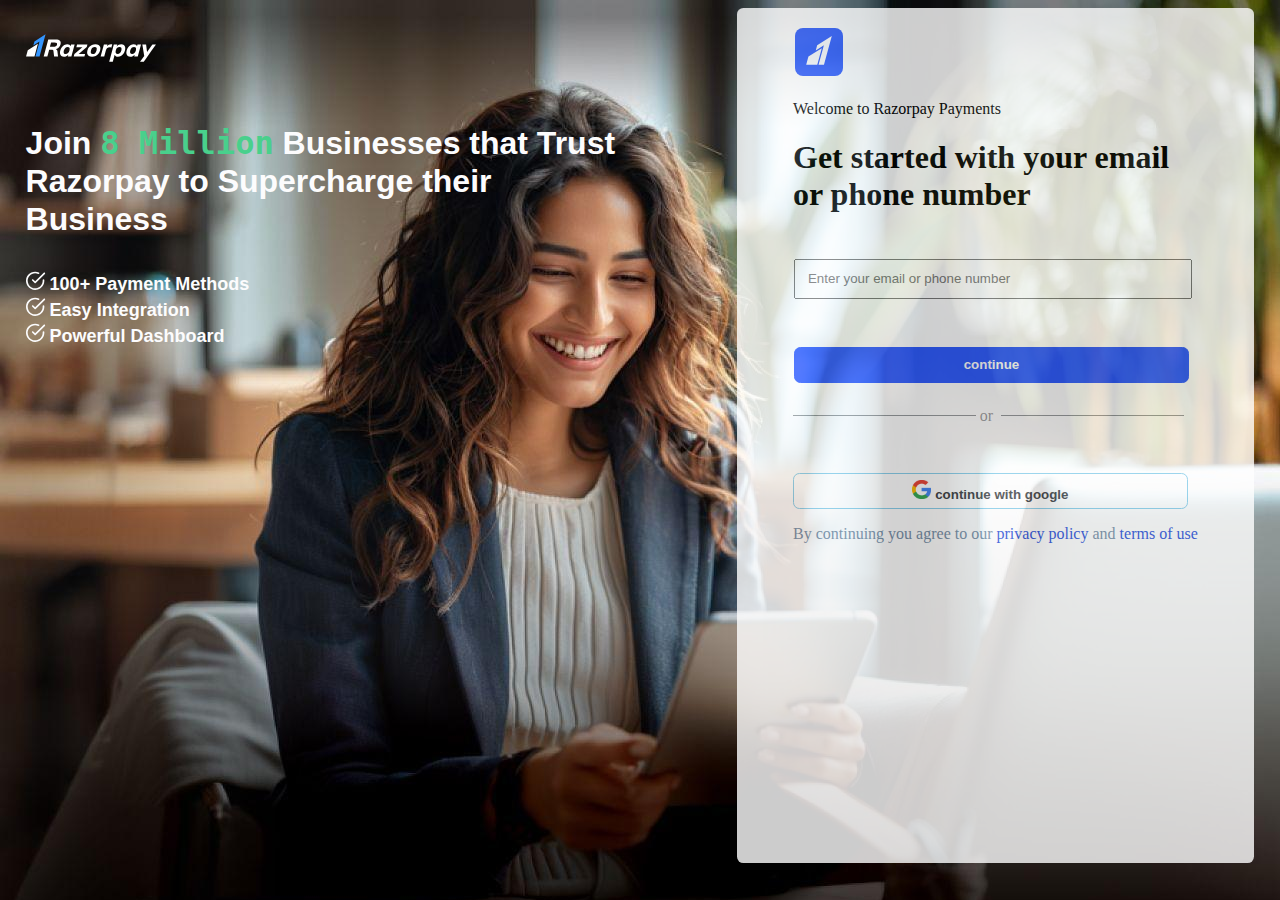
<file: sign_up.html>
<!DOCTYPE html>
<html lang="en">

<head>
    <meta charset="UTF-8">
    <meta name="viewport" content="width=device-width, initial-scale=1.0">
    <title>Document</title>
    <style>
        /* body{
            background-image: url(razorpay-bg-visual-1.3x.jpeg);
            width: 100vw;
            height: 100vh;
        } */
        .a {

            display: grid;
            grid-template-columns: repeat(2, 1fr);
            width: 96vw;
            height: 95vh;
            margin: auto;

        }

        .a1i img {
            position: fixed;
            top: 64px;
            left: 58px;
            color: #fff;
        }

        .ah6 {
            color: rgb(252, 252, 253);
            font-family: "TASA Orbiter", "TASA Orbiter Fallback Arial", Arial;
            font-size: 1.125rem;
            font-weight: 600;
            font-style: normal;
            text-decoration-line: none;
            line-height: 1.5rem;
            letter-spacing: 0px;
            margin: 0px;
            padding: 0px;
        }

        .a2 {
            opacity: 0.8;
            margin-left: 97px;
            padding: 0px 56px;
            background-color: #fff;
            border-radius: 0.4rem;
        }

        .a2l {
            margin: 2px;
            margin-top: 20px;
        }

        .f {
            padding: 24px 1px;


        }

        .fi {
            width: 370px;
            height: 20px;
            padding: 8px 12px;
        }

        .fb {
            font-weight: 700;
            cursor: pointer;
            background-color: rgb(46, 91, 255);
            border-radius: 0.4rem;
            color: #fff;
            border: 1px solid rgb(46, 91, 255);
            margin-top: 3rem;
            width: 395px;
            height: 36px;
            padding: 0px 20px;
        }

        .l {
            display: flex;
            width: 391px;
            height: 18px;
            align-items: center;


        }

        .l1 {
            width: 170px;
            color: rgb(25 32 39 / 46%);
            border-width: 0px 0px 1px;
            border-bottom-style: solid;
            -webkit-box-flex: 1;
            flex-grow: 1;
        }

        .bb {
            cursor: pointer;
            text-align: center;
            background-color: #fff;
            color: #3c4043;
            border-radius: 0.4rem;
            border: 1px solid skyblue;
            margin-top: 3rem;
            width: 395px;
            height: 36px;
            padding: 0px 20px;
        }

        .bb:hover {
            background-color: rgb(213, 240, 251);
        }

        .footer {
            color: rgb(118, 142, 167);
        }

        .footer a {
            text-decoration: none;
            color: rgb(41, 80, 219);
        }

        .footer a:hover {
            text-decoration: underline;
        }

        .a12 {
            display: flex;
            flex-direction: column;
        }

        .a12h {
            color: rgb(252, 252, 253);
            font-family: "TASA Orbiter", "TASA Orbiter Fallback Arial", Arial;
            font-size: 2rem;
            font-weight: 600;
            font-style: normal;
            text-decoration-line: none;
            line-height: 2.375rem;
            letter-spacing: 0px;
        }

        /* .ag{
            display: grid;
            grid-template-columns: repeat(3, 1fr);
        } */
    </style>
</head>

<body background="razorpay-bg-visual-1.3x.jpeg">
    <div class="a">

        <div class="a1">

            <div class="a1i">
                <a href="index.html" class="an"><svg viewBox="0 0 1896 401" xmlns="http://www.w3.org/2000/svg" width="130"
                        height="80" fill="#fff">

                        <path fill="#3395FF"
                            d="M122.63 105.7l-15.75 57.97 90.15-58.3-58.96 219.98 59.88.05L285.05.48" />
                        <path
                            d="M25.6 232.92L.8 325.4h122.73l50.22-188.13L25.6 232.92m426.32-81.42c-3 11.15-8.78 19.34-17.4 24.57-8.6 5.22-20.67 7.84-36.25 7.84h-49.5l17.38-64.8h49.5c15.56 0 26.25 2.6 32.05 7.9 5.8 5.3 7.2 13.4 4.22 24.6m51.25-1.4c6.3-23.4 3.7-41.4-7.82-54-11.5-12.5-31.68-18.8-60.48-18.8H324.4l-66.5 248.1h53.67l26.8-100h35.2c7.9 0 14.12 1.3 18.66 3.8 4.55 2.6 7.22 7.1 8.04 13.6l9.58 82.6h57.5l-9.32-77c-1.9-17.2-9.77-27.3-23.6-30.3 17.63-5.1 32.4-13.6 44.3-25.4a92.6 92.6 0 0 0 24.44-42.5m130.46 86.4c-4.5 16.8-11.4 29.5-20.73 38.4-9.34 8.9-20.5 13.3-33.52 13.3-13.26 0-22.25-4.3-27-13-4.76-8.7-4.92-21.3-.5-37.8 4.42-16.5 11.47-29.4 21.17-38.7 9.7-9.3 21.04-13.95 34.06-13.95 13 0 21.9 4.5 26.4 13.43 4.6 8.97 4.7 21.8.2 38.5zm23.52-87.8l-6.72 25.1c-2.9-9-8.53-16.2-16.85-21.6-8.34-5.3-18.66-8-30.97-8-15.1 0-29.6 3.9-43.5 11.7-13.9 7.8-26.1 18.8-36.5 33-10.4 14.2-18 30.3-22.9 48.4-4.8 18.2-5.8 34.1-2.9 47.9 3 13.9 9.3 24.5 19 31.9 9.8 7.5 22.3 11.2 37.6 11.2a82.4 82.4 0 0 0 35.2-7.7 82.11 82.11 0 0 0 28.4-21.2l-7 26.16h51.9L709.3 149h-52zm238.65 0H744.87l-10.55 39.4h87.82l-116.1 100.3-9.92 37h155.8l10.55-39.4h-94.1l117.88-101.8m142.4 52c-4.67 17.4-11.6 30.48-20.75 39-9.15 8.6-20.23 12.9-33.24 12.9-27.2 0-36.14-17.3-26.86-51.9 4.6-17.2 11.56-30.13 20.86-38.84 9.3-8.74 20.57-13.1 33.82-13.1 13 0 21.78 4.33 26.3 13.05 4.52 8.7 4.48 21.67-.13 38.87m30.38-80.83c-11.95-7.44-27.2-11.16-45.8-11.16-18.83 0-36.26 3.7-52.3 11.1a113.09 113.09 0 0 0-41 32.06c-11.3 13.9-19.43 30.2-24.42 48.8-4.9 18.53-5.5 34.8-1.7 48.73 3.8 13.9 11.8 24.6 23.8 32 12.1 7.46 27.5 11.17 46.4 11.17 18.6 0 35.9-3.74 51.8-11.18 15.9-7.48 29.5-18.1 40.8-32.1 11.3-13.94 19.4-30.2 24.4-48.8 5-18.6 5.6-34.84 1.8-48.8-3.8-13.9-11.7-24.6-23.6-32.05m185.1 40.8l13.3-48.1c-4.5-2.3-10.4-3.5-17.8-3.5-11.9 0-23.3 2.94-34.3 8.9-9.46 5.06-17.5 12.2-24.3 21.14l6.9-25.9-15.07.06h-37l-47.7 176.7h52.63l24.75-92.37c3.6-13.43 10.08-24 19.43-31.5 9.3-7.53 20.9-11.3 34.9-11.3 8.6 0 16.6 1.97 24.2 5.9m146.5 41.1c-4.5 16.5-11.3 29.1-20.6 37.8-9.3 8.74-20.5 13.1-33.5 13.1s-21.9-4.4-26.6-13.2c-4.8-8.85-4.9-21.6-.4-38.36 4.5-16.75 11.4-29.6 20.9-38.5 9.5-8.97 20.7-13.45 33.7-13.45 12.8 0 21.4 4.6 26 13.9 4.6 9.3 4.7 22.2.28 38.7m36.8-81.4c-9.75-7.8-22.2-11.7-37.3-11.7-13.23 0-25.84 3-37.8 9.06-11.95 6.05-21.65 14.3-29.1 24.74l.18-1.2 8.83-28.1h-51.4l-13.1 48.9-.4 1.7-54 201.44h52.7l27.2-101.4c2.7 9.02 8.2 16.1 16.6 21.22 8.4 5.1 18.77 7.63 31.1 7.63 15.3 0 29.9-3.7 43.75-11.1 13.9-7.42 25.9-18.1 36.1-31.9 10.2-13.8 17.77-29.8 22.6-47.9 4.9-18.13 5.9-34.3 3.1-48.45-2.85-14.17-9.16-25.14-18.9-32.9m174.65 80.65c-4.5 16.7-11.4 29.5-20.7 38.3-9.3 8.86-20.5 13.27-33.5 13.27-13.3 0-22.3-4.3-27-13-4.8-8.7-4.9-21.3-.5-37.8 4.4-16.5 11.42-29.4 21.12-38.7 9.7-9.3 21.05-13.94 34.07-13.94 13 0 21.8 4.5 26.4 13.4 4.6 8.93 4.63 21.76.15 38.5zm23.5-87.85l-6.73 25.1c-2.9-9.05-8.5-16.25-16.8-21.6-8.4-5.34-18.7-8-31-8-15.1 0-29.68 3.9-43.6 11.7-13.9 7.8-26.1 18.74-36.5 32.9-10.4 14.16-18 30.3-22.9 48.4-4.85 18.17-5.8 34.1-2.9 47.96 2.93 13.8 9.24 24.46 19 31.9 9.74 7.4 22.3 11.14 37.6 11.14 12.3 0 24.05-2.56 35.2-7.7a82.3 82.3 0 0 0 28.33-21.23l-7 26.18h51.9l47.38-176.7h-51.9zm269.87.06l.03-.05h-31.9c-1.02 0-1.92.05-2.85.07h-16.55l-8.5 11.8-2.1 2.8-.9 1.4-67.25 93.68-13.9-109.7h-55.08l27.9 166.7-61.6 85.3h54.9l14.9-21.13c.42-.62.8-1.14 1.3-1.8l17.4-24.7.5-.7 77.93-110.5 65.7-93 .1-.06h-.03z"
                            fill="white" />

                    </svg></a>
            </div>

            <div class="a12">

                <div>
                    <h3 class="a12h">
                        Join  <samp style="color: rgb(73, 208, 140);">8 Million</samp> Businesses that Trust Razorpay to Supercharge their Business
                    </h3>
                </div>
                <div class="ag">
                    <div>
                        <svg xmlns="http://www.w3.org/2000/svg" width="20" height="20" viewBox="0 0 24 24" fill="none">
                            <rect width="16" height="16" rx="" fill="none" />
                            <path
                                d="M4.15845 7.14673C6.74812 4.11682 11.0222 3.15114 14.663 4.77337C15.1675 4.99815 15.7586 4.77141 15.9834 4.26694C16.2082 3.76247 15.9815 3.17129 15.477 2.94651C11.0272 0.963789 5.80325 2.14407 2.6381 5.84729C-0.527049 9.55051 -0.879431 14.8945 1.77205 18.9813C4.42353 23.0681 9.44725 24.9241 14.1189 23.5428C18.7905 22.1615 21.9972 17.8715 22 12.9999V12.0699C22 11.5177 21.5523 11.0699 21 11.0699C20.4477 11.0699 20 11.5177 20 12.0699V12.9994C19.9977 16.9852 17.3741 20.4948 13.5518 21.6249C9.72957 22.755 5.61926 21.2364 3.44986 17.8927C1.28047 14.549 1.56878 10.1766 4.15845 7.14673Z"
                                fill="hsla(240, 20%, 99%, 1)" />
                            <path
                                d="M22.7071 4.70705C23.0976 4.31652 23.0976 3.68336 22.7071 3.29283C22.3166 2.90231 21.6834 2.90231 21.2929 3.29283L11 13.5857L8.70711 11.2928C8.31658 10.9023 7.68342 10.9023 7.29289 11.2928C6.90237 11.6834 6.90237 12.3165 7.29289 12.707L10.2929 15.707C10.6834 16.0976 11.3166 16.0976 11.7071 15.707L22.7071 4.70705Z"
                                fill="hsla(240, 20%, 99%, 1)" data-blade-component="svg-path"></path>

                        </svg> <span class="ah6">100+ Payment Methods</span>
                    </div>


                    <div>
                        <svg xmlns="http://www.w3.org/2000/svg" width="20" height="20" viewBox="0 0 24 24" fill="none">
                            <rect width="16" height="16" rx="" fill="none" />
                            <path
                                d="M4.15845 7.14673C6.74812 4.11682 11.0222 3.15114 14.663 4.77337C15.1675 4.99815 15.7586 4.77141 15.9834 4.26694C16.2082 3.76247 15.9815 3.17129 15.477 2.94651C11.0272 0.963789 5.80325 2.14407 2.6381 5.84729C-0.527049 9.55051 -0.879431 14.8945 1.77205 18.9813C4.42353 23.0681 9.44725 24.9241 14.1189 23.5428C18.7905 22.1615 21.9972 17.8715 22 12.9999V12.0699C22 11.5177 21.5523 11.0699 21 11.0699C20.4477 11.0699 20 11.5177 20 12.0699V12.9994C19.9977 16.9852 17.3741 20.4948 13.5518 21.6249C9.72957 22.755 5.61926 21.2364 3.44986 17.8927C1.28047 14.549 1.56878 10.1766 4.15845 7.14673Z"
                                fill="hsla(240, 20%, 99%, 1)" />
                            <path
                                d="M22.7071 4.70705C23.0976 4.31652 23.0976 3.68336 22.7071 3.29283C22.3166 2.90231 21.6834 2.90231 21.2929 3.29283L11 13.5857L8.70711 11.2928C8.31658 10.9023 7.68342 10.9023 7.29289 11.2928C6.90237 11.6834 6.90237 12.3165 7.29289 12.707L10.2929 15.707C10.6834 16.0976 11.3166 16.0976 11.7071 15.707L22.7071 4.70705Z"
                                fill="hsla(240, 20%, 99%, 1)" data-blade-component="svg-path"></path>

                        </svg> <span class="ah6">Easy Integration</span>
                    </div>

                    <div>
                        <svg xmlns="http://www.w3.org/2000/svg" width="20" height="20" viewBox="0 0 24 24" fill="none">
                            <rect width="16" height="16" rx="" fill="none" />
                            <path
                                d="M4.15845 7.14673C6.74812 4.11682 11.0222 3.15114 14.663 4.77337C15.1675 4.99815 15.7586 4.77141 15.9834 4.26694C16.2082 3.76247 15.9815 3.17129 15.477 2.94651C11.0272 0.963789 5.80325 2.14407 2.6381 5.84729C-0.527049 9.55051 -0.879431 14.8945 1.77205 18.9813C4.42353 23.0681 9.44725 24.9241 14.1189 23.5428C18.7905 22.1615 21.9972 17.8715 22 12.9999V12.0699C22 11.5177 21.5523 11.0699 21 11.0699C20.4477 11.0699 20 11.5177 20 12.0699V12.9994C19.9977 16.9852 17.3741 20.4948 13.5518 21.6249C9.72957 22.755 5.61926 21.2364 3.44986 17.8927C1.28047 14.549 1.56878 10.1766 4.15845 7.14673Z"
                                fill="hsla(240, 20%, 99%, 1)" />
                            <path
                                d="M22.7071 4.70705C23.0976 4.31652 23.0976 3.68336 22.7071 3.29283C22.3166 2.90231 21.6834 2.90231 21.2929 3.29283L11 13.5857L8.70711 11.2928C8.31658 10.9023 7.68342 10.9023 7.29289 11.2928C6.90237 11.6834 6.90237 12.3165 7.29289 12.707L10.2929 15.707C10.6834 16.0976 11.3166 16.0976 11.7071 15.707L22.7071 4.70705Z"
                                fill="hsla(240, 20%, 99%, 1)" data-blade-component="svg-path"></path>

                        </svg> <span class="ah6">Powerful Dashboard</span>
                    </div>

                </div>
                <div></div>

            </div>
        </div>

        <div class="a2">
            <div class="a21">

                <img class="a2l" src="logo-icon1.svg" alt=""><br><br>
                <span>Welcome to Razorpay Payments</span>
                <h1>Get started with your email or phone number</h1>

            </div>
            <div class="f">
                <form action="#">

                    <input type="email" class="fi" placeholder="Enter your email or phone number" required>

                    <button class="fb" type="submit">continue</button>

                </form>
            </div>

            <div class="l">
                <div class="l1"></div>
                <div class="" style="color: rgb(25 32 39 / 46%);"> &nbsp;or &nbsp;</div>
                <div class="l1"></div>

            </div>

            <div class="bb1">
                <button type="submit" class="bb"><img style="width: 19px;" src="google_svg.png" alt=""> <span
                        style="font-weight: 700;">continue with google</span> </button>
            </div>

            <div class="footer">
                <p>By continuing you agree to our
                    <a href=""> privacy policy</a>
                    and
                    <a href="#">terms of use</a>
                </p>
            </div>
        </div>
    </div>
</body>

</html>
</file>
